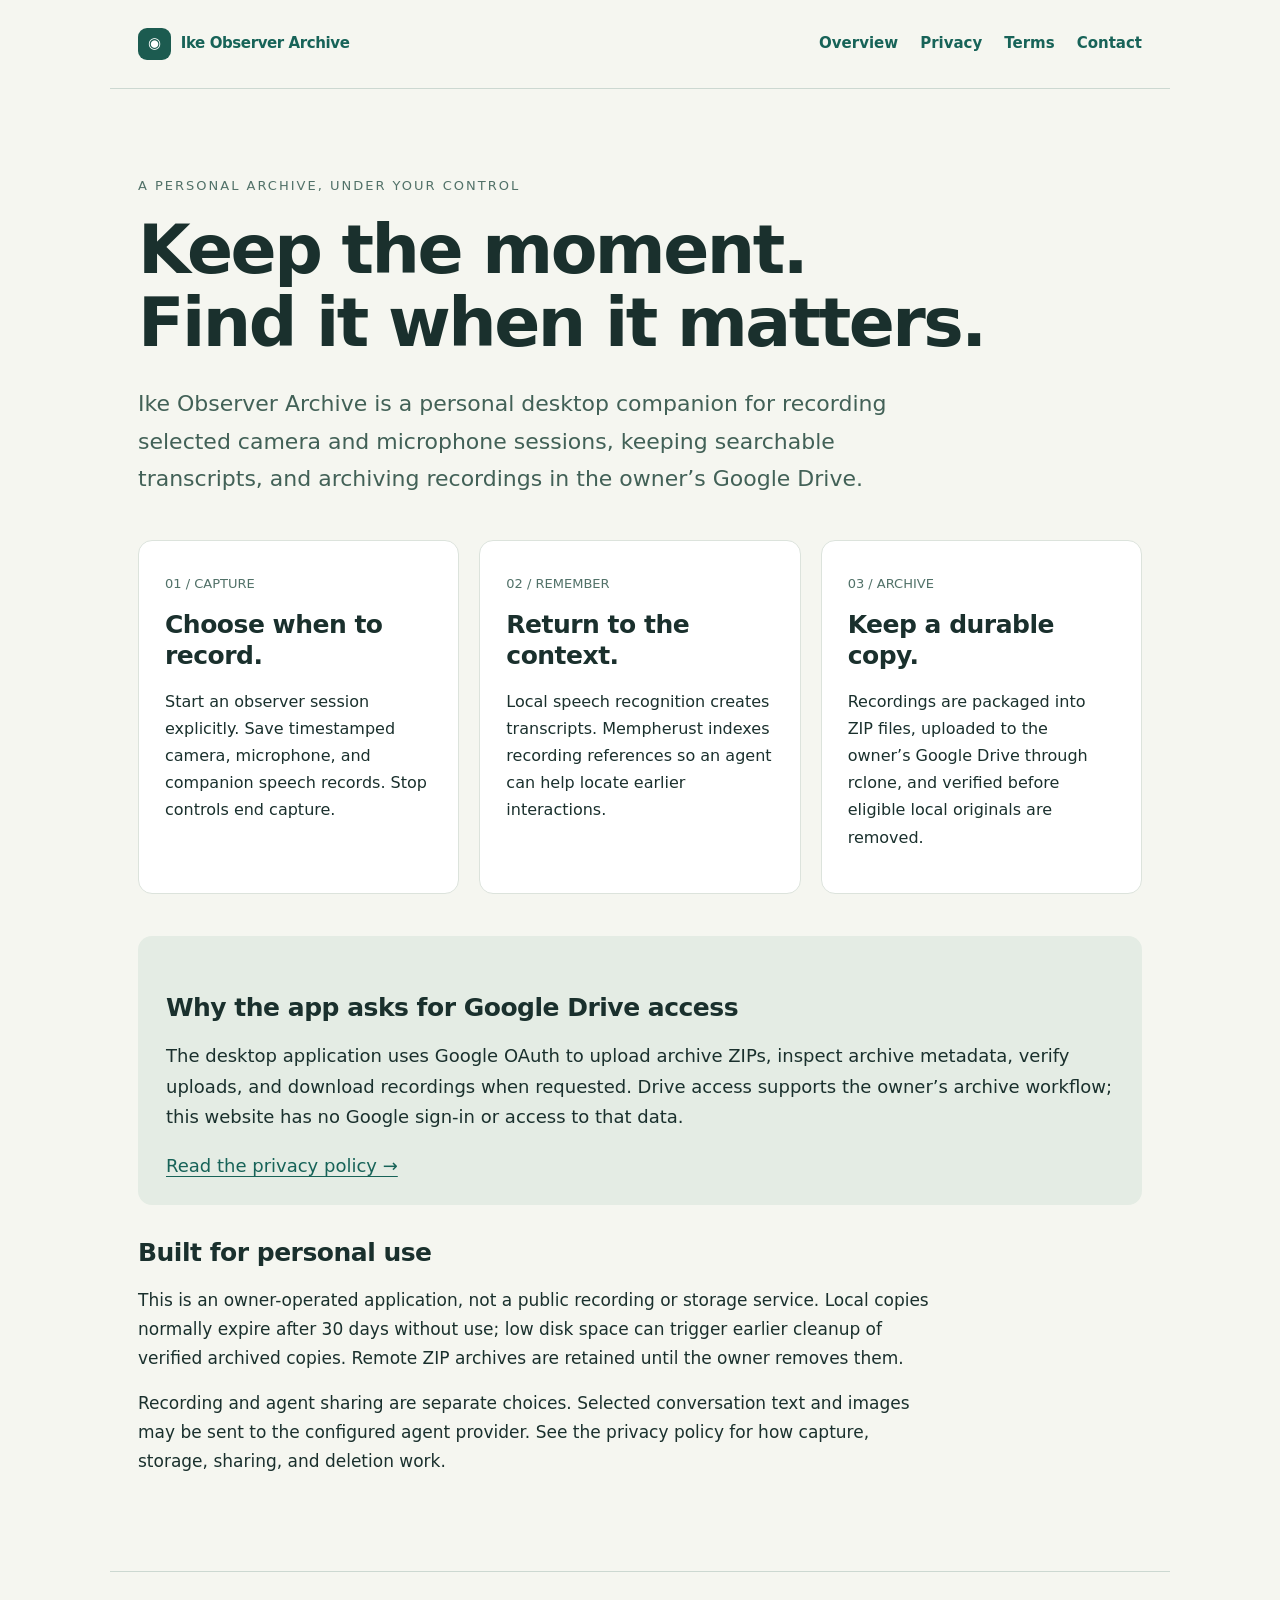
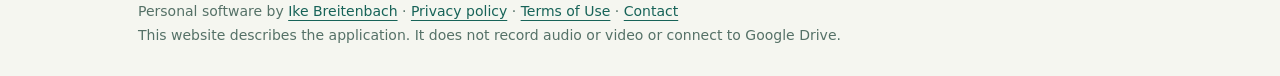
<file: index.html>
<!doctype html><html lang="en"><head><meta charset="utf-8"><meta name="viewport" content="width=device-width,initial-scale=1"><meta name="description" content="Ike Observer Archive: a personal voice and camera companion with user-controlled recording and Google Drive archives."><title>Personal recording, useful recall | Ike Observer Archive</title><link rel="stylesheet" href="styles.css"></head><body><header><a class="brand" href="./"><span class="mark" aria-hidden="true">◉</span>Ike Observer Archive</a><nav aria-label="Main navigation"><a href="./">Overview</a><a href="privacy.html">Privacy</a><a href="terms.html">Terms</a><a href="contact.html">Contact</a></nav></header><main><p class="eyebrow">A personal archive, under your control</p><h1>Keep the moment.<br>Find it when it matters.</h1><p class="lead">Ike Observer Archive is a personal desktop companion for recording selected camera and microphone sessions, keeping searchable transcripts, and archiving recordings in the owner’s Google Drive.</p><div class="grid"><section class="card"><span class="number">01 / CAPTURE</span><h2>Choose when to record.</h2><p>Start an observer session explicitly. Save timestamped camera, microphone, and companion speech records. Stop controls end capture.</p></section><section class="card"><span class="number">02 / REMEMBER</span><h2>Return to the context.</h2><p>Local speech recognition creates transcripts. Mempherust indexes recording references so an agent can help locate earlier interactions.</p></section><section class="card"><span class="number">03 / ARCHIVE</span><h2>Keep a durable copy.</h2><p>Recordings are packaged into ZIP files, uploaded to the owner’s Google Drive through rclone, and verified before eligible local originals are removed.</p></section></div><section class="banner"><h2>Why the app asks for Google Drive access</h2><p>The desktop application uses Google OAuth to upload archive ZIPs, inspect archive metadata, verify uploads, and download recordings when requested. Drive access supports the owner’s archive workflow; this website has no Google sign-in or access to that data.</p><a href="privacy.html">Read the privacy policy →</a></section><section class="prose"><h2>Built for personal use</h2><p>This is an owner-operated application, not a public recording or storage service. Local copies normally expire after 30 days without use; low disk space can trigger earlier cleanup of verified archived copies. Remote ZIP archives are retained until the owner removes them.</p><p>Recording and agent sharing are separate choices. Selected conversation text and images may be sent to the configured agent provider. See the privacy policy for how capture, storage, sharing, and deletion work.</p></section></main><footer>Personal software by <a href="https://github.com/Ibreitenbach">Ike Breitenbach</a> · <a href="privacy.html">Privacy policy</a> · <a href="terms.html">Terms of Use</a> · <a href="contact.html">Contact</a><br>This website describes the application. It does not record audio or video or connect to Google Drive.</footer></body></html>
</file>
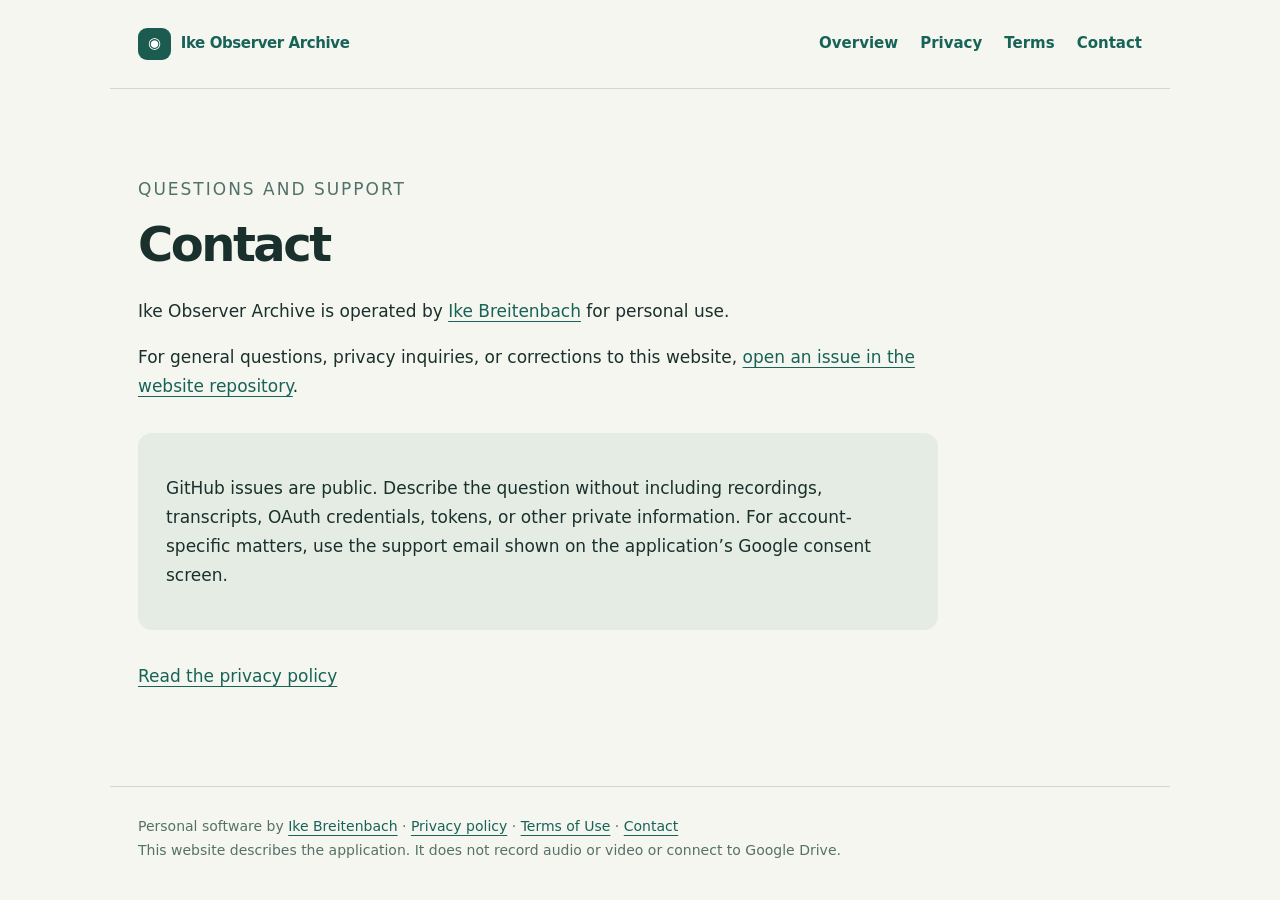
<file: contact.html>
<!doctype html><html lang="en"><head><meta charset="utf-8"><meta name="viewport" content="width=device-width,initial-scale=1"><meta name="description" content="Ike Observer Archive: a personal voice and camera companion with user-controlled recording and Google Drive archives."><title>Contact | Ike Observer Archive</title><link rel="stylesheet" href="styles.css"></head><body><header><a class="brand" href="./"><span class="mark" aria-hidden="true">◉</span>Ike Observer Archive</a><nav aria-label="Main navigation"><a href="./">Overview</a><a href="privacy.html">Privacy</a><a href="terms.html">Terms</a><a href="contact.html">Contact</a></nav></header><main><article class="prose"><p class="eyebrow">Questions and support</p><h1>Contact</h1><p>Ike Observer Archive is operated by <a href="https://github.com/Ibreitenbach">Ike Breitenbach</a> for personal use.</p><p>For general questions, privacy inquiries, or corrections to this website, <a href="https://github.com/Ibreitenbach/ike-observer-archive-site/issues/new">open an issue in the website repository</a>.</p><section class="banner"><p>GitHub issues are public. Describe the question without including recordings, transcripts, OAuth credentials, tokens, or other private information. For account-specific matters, use the support email shown on the application’s Google consent screen.</p></section><p><a href="privacy.html">Read the privacy policy</a></p></article></main><footer>Personal software by <a href="https://github.com/Ibreitenbach">Ike Breitenbach</a> · <a href="privacy.html">Privacy policy</a> · <a href="terms.html">Terms of Use</a> · <a href="contact.html">Contact</a><br>This website describes the application. It does not record audio or video or connect to Google Drive.</footer></body></html>
</file>
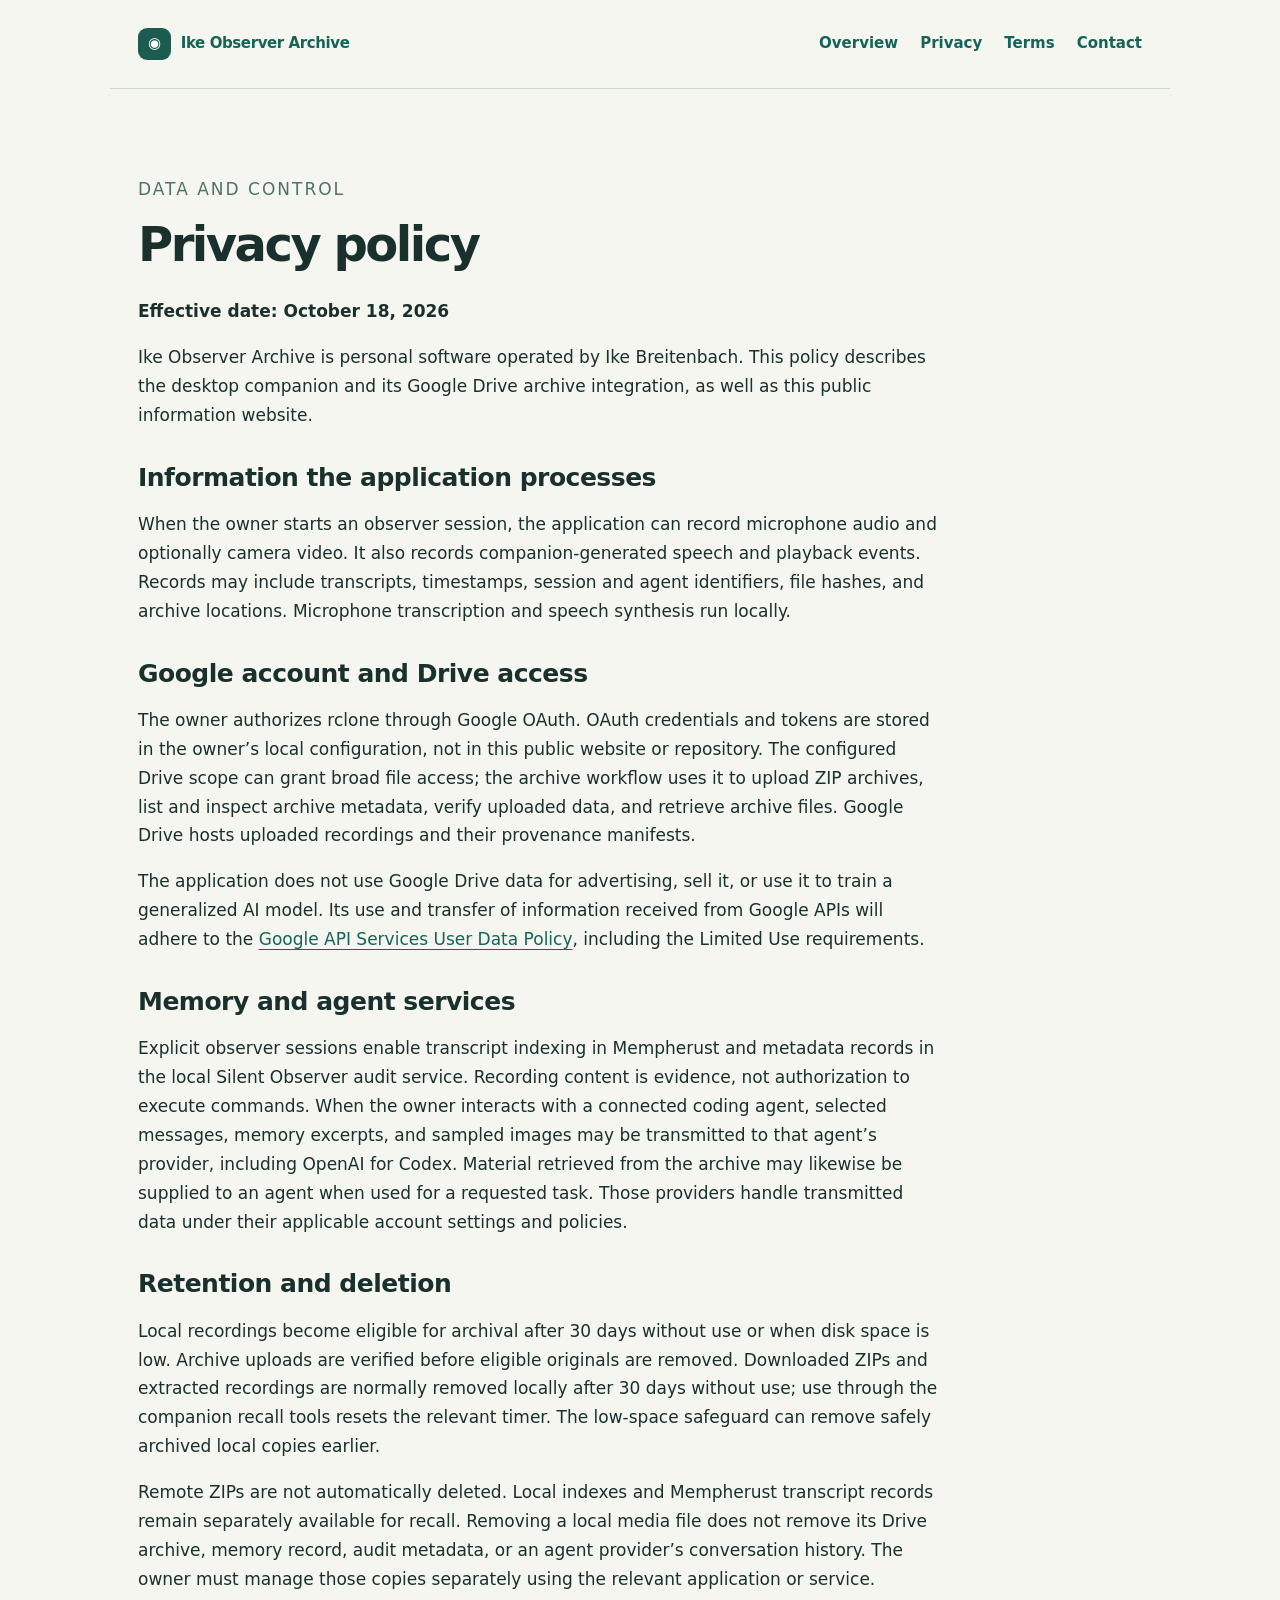
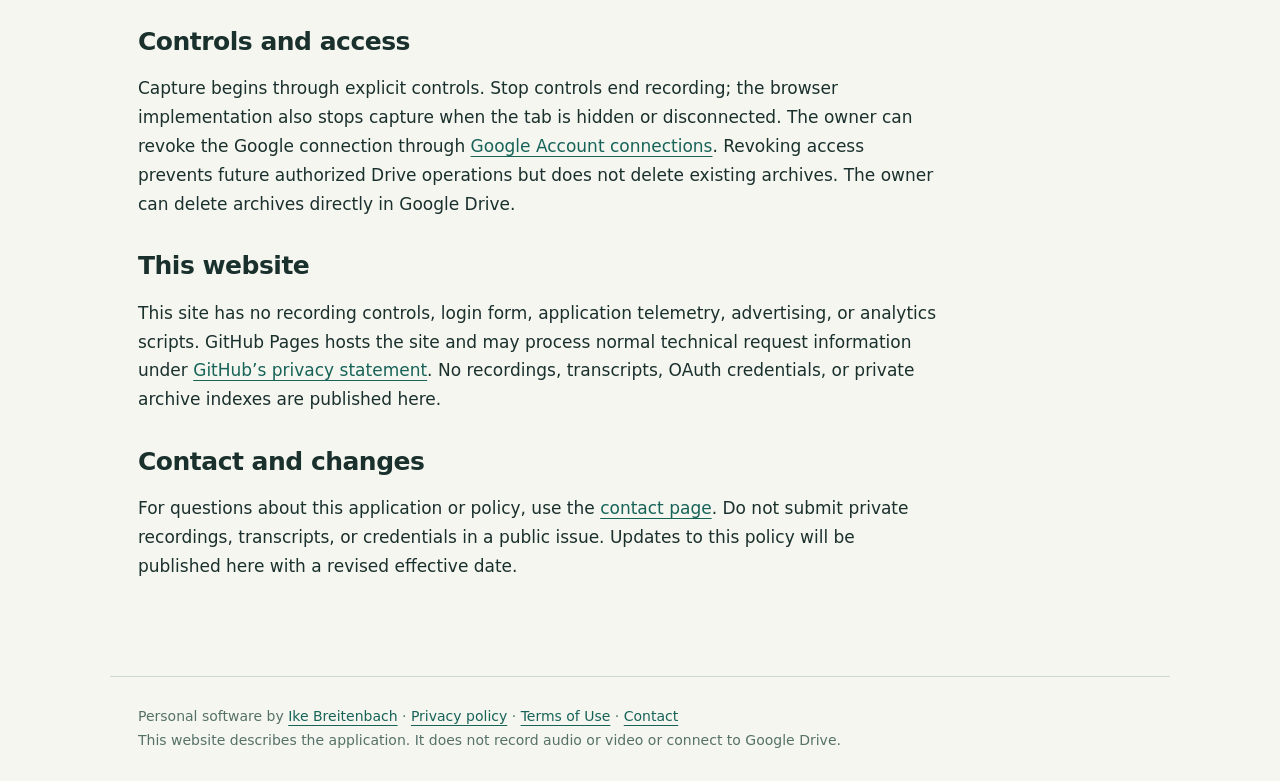
<file: privacy.html>
<!doctype html><html lang="en"><head><meta charset="utf-8"><meta name="viewport" content="width=device-width,initial-scale=1"><meta name="description" content="Ike Observer Archive: a personal voice and camera companion with user-controlled recording and Google Drive archives."><title>Privacy policy | Ike Observer Archive</title><link rel="stylesheet" href="styles.css"></head><body><header><a class="brand" href="./"><span class="mark" aria-hidden="true">◉</span>Ike Observer Archive</a><nav aria-label="Main navigation"><a href="./">Overview</a><a href="privacy.html">Privacy</a><a href="terms.html">Terms</a><a href="contact.html">Contact</a></nav></header><main><article class="prose"><p class="eyebrow">Data and control</p><h1>Privacy policy</h1><p><strong>Effective date: October 18, 2026</strong></p><p>Ike Observer Archive is personal software operated by Ike Breitenbach. This policy describes the desktop companion and its Google Drive archive integration, as well as this public information website.</p><h2>Information the application processes</h2><p>When the owner starts an observer session, the application can record microphone audio and optionally camera video. It also records companion-generated speech and playback events. Records may include transcripts, timestamps, session and agent identifiers, file hashes, and archive locations. Microphone transcription and speech synthesis run locally.</p><h2>Google account and Drive access</h2><p>The owner authorizes rclone through Google OAuth. OAuth credentials and tokens are stored in the owner’s local configuration, not in this public website or repository. The configured Drive scope can grant broad file access; the archive workflow uses it to upload ZIP archives, list and inspect archive metadata, verify uploaded data, and retrieve archive files. Google Drive hosts uploaded recordings and their provenance manifests.</p><p>The application does not use Google Drive data for advertising, sell it, or use it to train a generalized AI model. Its use and transfer of information received from Google APIs will adhere to the <a href="https://developers.google.com/terms/api-services-user-data-policy">Google API Services User Data Policy</a>, including the Limited Use requirements.</p><h2>Memory and agent services</h2><p>Explicit observer sessions enable transcript indexing in Mempherust and metadata records in the local Silent Observer audit service. Recording content is evidence, not authorization to execute commands. When the owner interacts with a connected coding agent, selected messages, memory excerpts, and sampled images may be transmitted to that agent’s provider, including OpenAI for Codex. Material retrieved from the archive may likewise be supplied to an agent when used for a requested task. Those providers handle transmitted data under their applicable account settings and policies.</p><h2>Retention and deletion</h2><p>Local recordings become eligible for archival after 30 days without use or when disk space is low. Archive uploads are verified before eligible originals are removed. Downloaded ZIPs and extracted recordings are normally removed locally after 30 days without use; use through the companion recall tools resets the relevant timer. The low-space safeguard can remove safely archived local copies earlier.</p><p>Remote ZIPs are not automatically deleted. Local indexes and Mempherust transcript records remain separately available for recall. Removing a local media file does not remove its Drive archive, memory record, audit metadata, or an agent provider’s conversation history. The owner must manage those copies separately using the relevant application or service.</p><h2>Controls and access</h2><p>Capture begins through explicit controls. Stop controls end recording; the browser implementation also stops capture when the tab is hidden or disconnected. The owner can revoke the Google connection through <a href="https://myaccount.google.com/connections">Google Account connections</a>. Revoking access prevents future authorized Drive operations but does not delete existing archives. The owner can delete archives directly in Google Drive.</p><h2>This website</h2><p>This site has no recording controls, login form, application telemetry, advertising, or analytics scripts. GitHub Pages hosts the site and may process normal technical request information under <a href="https://docs.github.com/en/site-policy/privacy-policies/github-general-privacy-statement">GitHub’s privacy statement</a>. No recordings, transcripts, OAuth credentials, or private archive indexes are published here.</p><h2>Contact and changes</h2><p>For questions about this application or policy, use the <a href="contact.html">contact page</a>. Do not submit private recordings, transcripts, or credentials in a public issue. Updates to this policy will be published here with a revised effective date.</p></article></main><footer>Personal software by <a href="https://github.com/Ibreitenbach">Ike Breitenbach</a> · <a href="privacy.html">Privacy policy</a> · <a href="terms.html">Terms of Use</a> · <a href="contact.html">Contact</a><br>This website describes the application. It does not record audio or video or connect to Google Drive.</footer></body></html>
</file>
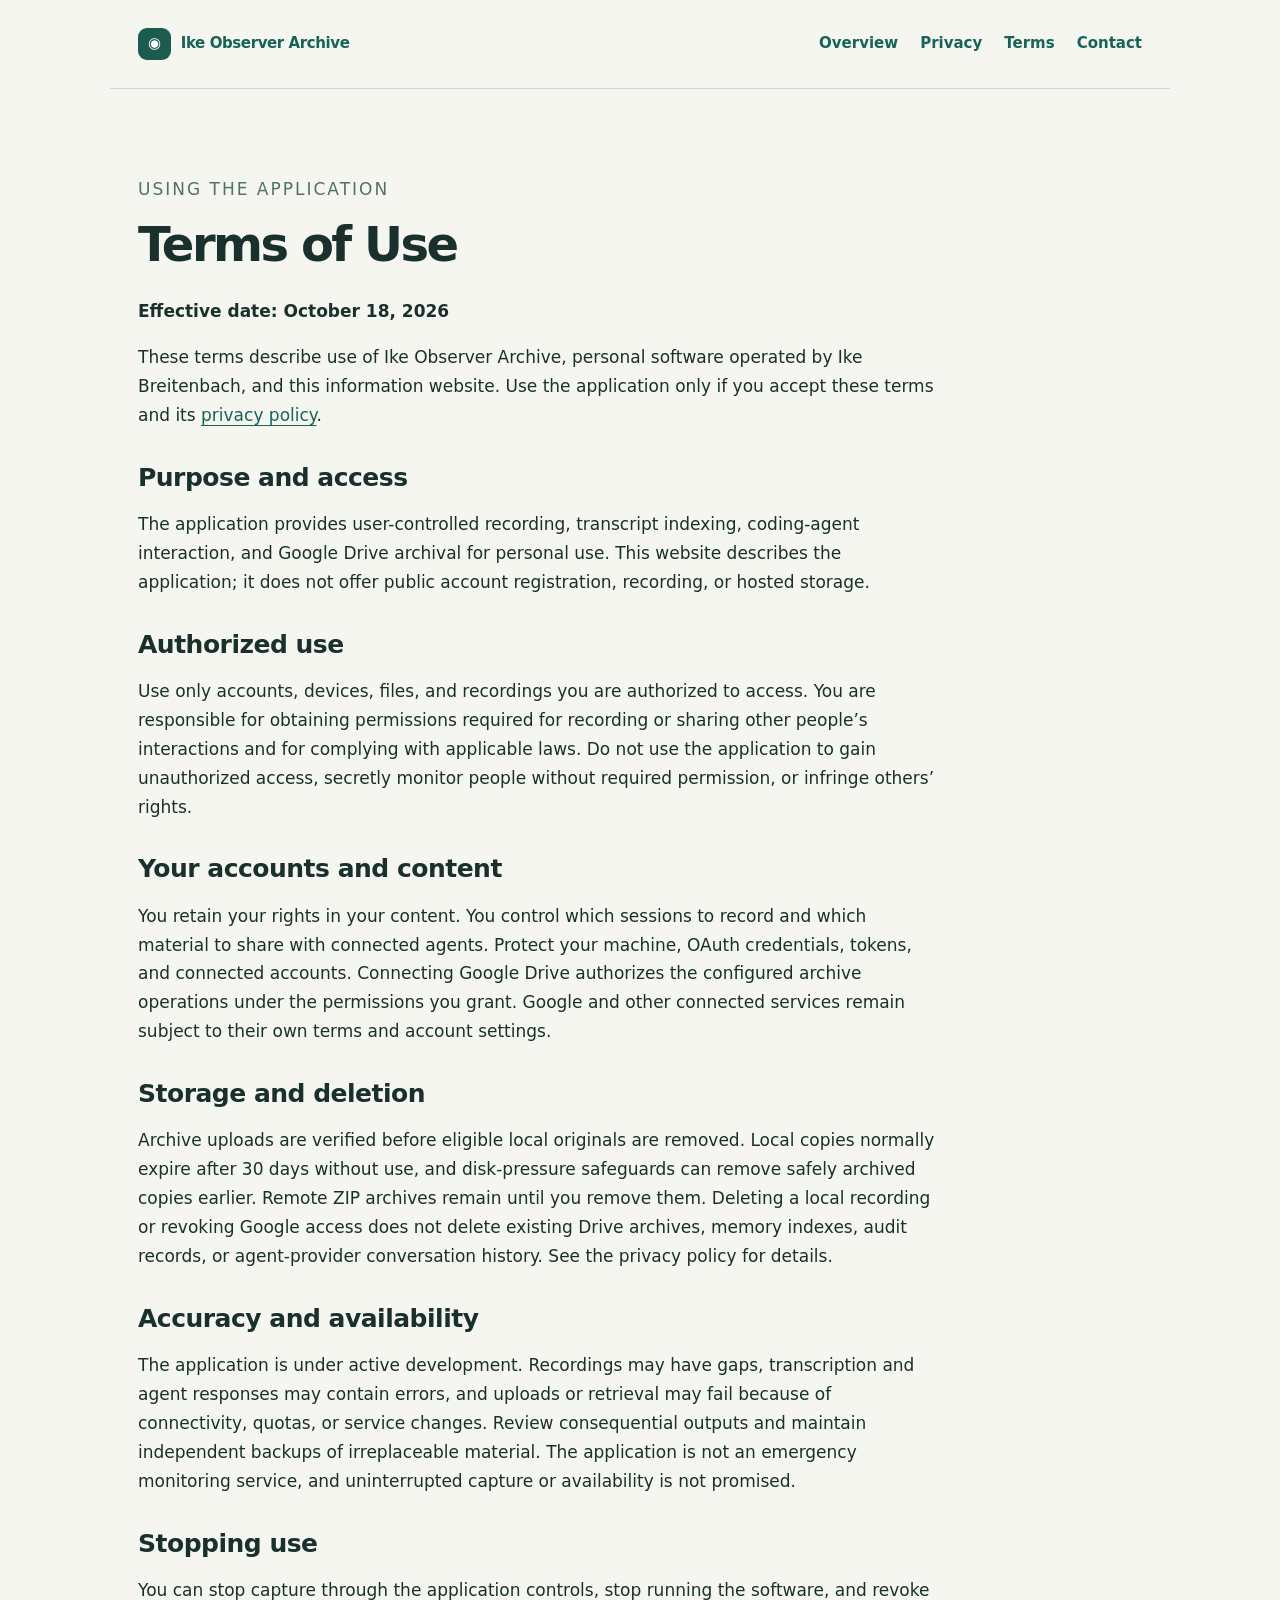
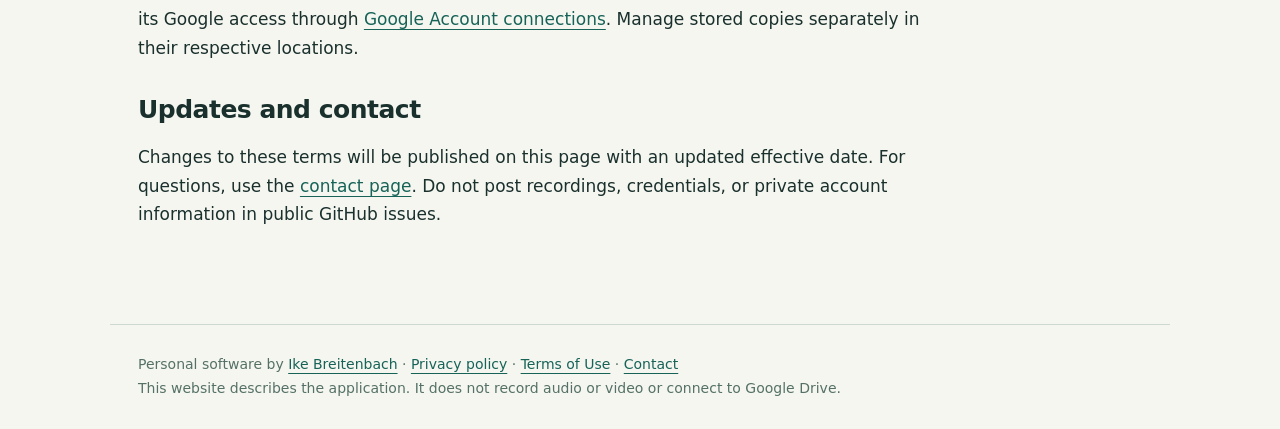
<file: terms.html>
<!doctype html><html lang="en"><head><meta charset="utf-8"><meta name="viewport" content="width=device-width,initial-scale=1"><meta name="description" content="Ike Observer Archive: a personal voice and camera companion with user-controlled recording and Google Drive archives."><title>Terms of Use | Ike Observer Archive</title><link rel="stylesheet" href="styles.css"></head><body><header><a class="brand" href="./"><span class="mark" aria-hidden="true">◉</span>Ike Observer Archive</a><nav aria-label="Main navigation"><a href="./">Overview</a><a href="privacy.html">Privacy</a><a href="terms.html">Terms</a><a href="contact.html">Contact</a></nav></header><main><article class="prose"><p class="eyebrow">Using the application</p><h1>Terms of Use</h1><p><strong>Effective date: October 18, 2026</strong></p><p>These terms describe use of Ike Observer Archive, personal software operated by Ike Breitenbach, and this information website. Use the application only if you accept these terms and its <a href="privacy.html">privacy policy</a>.</p><h2>Purpose and access</h2><p>The application provides user-controlled recording, transcript indexing, coding-agent interaction, and Google Drive archival for personal use. This website describes the application; it does not offer public account registration, recording, or hosted storage.</p><h2>Authorized use</h2><p>Use only accounts, devices, files, and recordings you are authorized to access. You are responsible for obtaining permissions required for recording or sharing other people’s interactions and for complying with applicable laws. Do not use the application to gain unauthorized access, secretly monitor people without required permission, or infringe others’ rights.</p><h2>Your accounts and content</h2><p>You retain your rights in your content. You control which sessions to record and which material to share with connected agents. Protect your machine, OAuth credentials, tokens, and connected accounts. Connecting Google Drive authorizes the configured archive operations under the permissions you grant. Google and other connected services remain subject to their own terms and account settings.</p><h2>Storage and deletion</h2><p>Archive uploads are verified before eligible local originals are removed. Local copies normally expire after 30 days without use, and disk-pressure safeguards can remove safely archived copies earlier. Remote ZIP archives remain until you remove them. Deleting a local recording or revoking Google access does not delete existing Drive archives, memory indexes, audit records, or agent-provider conversation history. See the privacy policy for details.</p><h2>Accuracy and availability</h2><p>The application is under active development. Recordings may have gaps, transcription and agent responses may contain errors, and uploads or retrieval may fail because of connectivity, quotas, or service changes. Review consequential outputs and maintain independent backups of irreplaceable material. The application is not an emergency monitoring service, and uninterrupted capture or availability is not promised.</p><h2>Stopping use</h2><p>You can stop capture through the application controls, stop running the software, and revoke its Google access through <a href="https://myaccount.google.com/connections">Google Account connections</a>. Manage stored copies separately in their respective locations.</p><h2>Updates and contact</h2><p>Changes to these terms will be published on this page with an updated effective date. For questions, use the <a href="contact.html">contact page</a>. Do not post recordings, credentials, or private account information in public GitHub issues.</p></article></main><footer>Personal software by <a href="https://github.com/Ibreitenbach">Ike Breitenbach</a> · <a href="privacy.html">Privacy policy</a> · <a href="terms.html">Terms of Use</a> · <a href="contact.html">Contact</a><br>This website describes the application. It does not record audio or video or connect to Google Drive.</footer></body></html>
</file>
<file: styles.css>
*{box-sizing:border-box}body{margin:0;background:#f5f6f0;color:#1a302d;font:18px/1.7 system-ui,sans-serif}a{color:#176358;text-underline-offset:4px}header,main,footer{max-width:1060px;margin:auto;padding:28px}header{display:flex;align-items:center;justify-content:space-between;border-bottom:1px solid #ccd8d1;gap:20px}header a{text-decoration:none;font-size:15px;font-weight:650}nav{display:flex;gap:22px}.brand{letter-spacing:-.4px}.mark{display:inline-block;background:#1c5b50;color:white;border-radius:9px;padding:3px 10px;margin-right:10px}.eyebrow{font-size:13px;text-transform:uppercase;letter-spacing:2px;color:#517168;margin:58px 0 16px}h1{font-size:clamp(38px,6vw,68px);line-height:1.08;letter-spacing:-2.5px;font-weight:600;max-width:850px;margin:0 0 26px}h2{font-size:25px;letter-spacing:-.5px;line-height:1.25;margin:32px 0 12px}.lead{font-size:22px;max-width:760px;color:#426157}.grid{display:grid;grid-template-columns:repeat(3,1fr);gap:20px;margin:42px 0}.card{padding:26px;background:white;border:1px solid #dce3dc;border-radius:14px}.card h2{margin-top:12px}.card p{font-size:16px}.number{font-size:13px;color:#517168}.banner{background:#e4ece4;border-radius:14px;padding:24px 28px;margin:32px 0}.prose{max-width:800px}.prose h1{font-size:48px}.prose p,.prose li{font-size:17px}footer{border-top:1px solid #ccd8d1;margin-top:50px;font-size:14px;color:#557167}small{font-size:14px}a:focus-visible{outline:3px solid #9a6700;outline-offset:5px}@media(max-width:700px){header{align-items:flex-start;flex-direction:column}.grid{grid-template-columns:1fr}main,header,footer{padding:22px}.eyebrow{margin-top:30px}h1{letter-spacing:-1px}.lead{font-size:20px}.prose h1{font-size:38px}}
</file>
